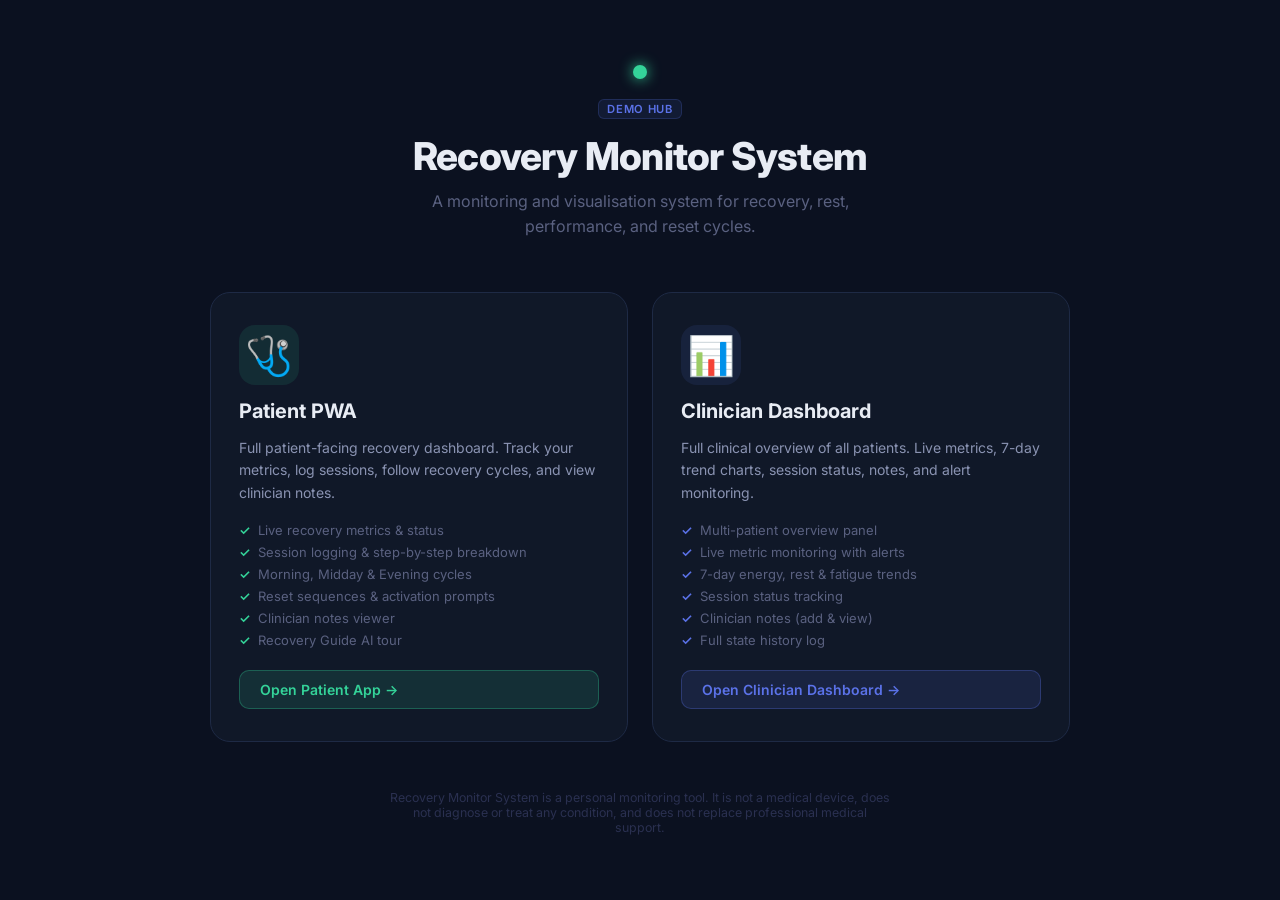
<file: index.html>
<!DOCTYPE html>
<html lang="en">
<head>
  <meta charset="UTF-8" />
  <meta name="viewport" content="width=device-width, initial-scale=1.0" />
  <meta name="description" content="Recovery Monitor System — Demo Hub" />
  <meta name="theme-color" content="#0b1120" />
  <link rel="preconnect" href="https://fonts.googleapis.com" />
  <link rel="preconnect" href="https://fonts.gstatic.com" crossorigin />
  <link href="https://fonts.googleapis.com/css2?family=Inter:wght@400;500;600;700;800&display=swap" rel="stylesheet" />
  <title>Recovery Monitor System — Demo Hub</title>
  <style>
    *, *::before, *::after { box-sizing: border-box; margin: 0; padding: 0; }
    body {
      font-family: "Inter", system-ui, sans-serif;
      background: #0b1120;
      color: #e8ecf4;
      min-height: 100vh;
      display: flex;
      flex-direction: column;
      align-items: center;
      justify-content: center;
      padding: 32px 16px;
    }

    .hub-header {
      text-align: center;
      margin-bottom: 52px;
    }

    .hub-dot {
      width: 14px; height: 14px;
      border-radius: 50%;
      background: #34d399;
      box-shadow: 0 0 14px #34d399;
      margin: 0 auto 18px;
      animation: pulse 2s ease-in-out infinite;
    }

    @keyframes pulse { 0%,100%{opacity:1;transform:scale(1)} 50%{opacity:0.6;transform:scale(0.9)} }

    .hub-title {
      font-size: clamp(1.6rem, 4vw, 2.4rem);
      font-weight: 800;
      color: #e8ecf4;
      margin-bottom: 10px;
      letter-spacing: -0.02em;
    }

    .hub-sub {
      font-size: 1rem;
      color: #5a6180;
      max-width: 480px;
      line-height: 1.6;
    }

    .hub-cards {
      display: grid;
      grid-template-columns: repeat(auto-fit, minmax(300px, 1fr));
      gap: 24px;
      width: 100%;
      max-width: 860px;
    }

    .hub-card {
      background: #101828;
      border: 1px solid #1e2a45;
      border-radius: 20px;
      padding: 32px 28px;
      text-decoration: none;
      color: inherit;
      transition: border-color 0.2s, transform 0.2s, box-shadow 0.2s;
      display: flex;
      flex-direction: column;
      gap: 14px;
    }

    .hub-card:hover {
      border-color: #5b72e8;
      transform: translateY(-3px);
      box-shadow: 0 12px 40px rgba(0,0,0,0.4);
    }

    .hub-card--patient:hover { border-color: #34d399; box-shadow: 0 12px 40px rgba(52,211,153,0.15); }
    .hub-card--clinician:hover { border-color: #5b72e8; box-shadow: 0 12px 40px rgba(91,114,232,0.15); }

    .hub-card__icon {
      font-size: 2.4rem;
      width: 60px;
      height: 60px;
      border-radius: 16px;
      display: flex;
      align-items: center;
      justify-content: center;
    }

    .hub-card--patient .hub-card__icon   { background: rgba(52,211,153,0.1); }
    .hub-card--clinician .hub-card__icon { background: rgba(91,114,232,0.1); }

    .hub-card__title {
      font-size: 1.25rem;
      font-weight: 700;
      color: #e8ecf4;
    }

    .hub-card__desc {
      font-size: 0.875rem;
      color: #8a93b2;
      line-height: 1.6;
      flex: 1;
    }

    .hub-card__features {
      list-style: none;
      display: flex;
      flex-direction: column;
      gap: 6px;
      margin-top: 4px;
    }

    .hub-card__features li {
      font-size: 0.8125rem;
      color: #5a6180;
      display: flex;
      align-items: center;
      gap: 8px;
    }

    .hub-card__features li::before { content: "✓"; color: #34d399; font-weight: 600; }
    .hub-card--clinician .hub-card__features li::before { color: #5b72e8; }

    .hub-card__cta {
      display: inline-flex;
      align-items: center;
      gap: 6px;
      font-size: 0.875rem;
      font-weight: 600;
      padding: 10px 20px;
      border-radius: 10px;
      margin-top: 8px;
      transition: background 0.15s;
    }

    .hub-card--patient .hub-card__cta   { background: rgba(52,211,153,0.12); color: #34d399; border: 1px solid rgba(52,211,153,0.3); }
    .hub-card--clinician .hub-card__cta { background: rgba(91,114,232,0.12); color: #5b72e8; border: 1px solid rgba(91,114,232,0.3); }
    .hub-card--patient .hub-card__cta:hover   { background: rgba(52,211,153,0.2); }
    .hub-card--clinician .hub-card__cta:hover { background: rgba(91,114,232,0.2); }

    .hub-footer {
      margin-top: 48px;
      font-size: 0.775rem;
      color: #2a3050;
      text-align: center;
      max-width: 500px;
    }

    .hub-tag {
      display: inline-block;
      background: rgba(91,114,232,0.1);
      color: #5b72e8;
      border: 1px solid rgba(91,114,232,0.2);
      border-radius: 6px;
      font-size: 0.7rem;
      padding: 2px 8px;
      font-weight: 600;
      letter-spacing: 0.06em;
      text-transform: uppercase;
      margin-bottom: 14px;
    }
  </style>
</head>
<body>

  <header class="hub-header">
    <div class="hub-dot"></div>
    <div class="hub-tag">Demo Hub</div>
    <h1 class="hub-title">Recovery Monitor System</h1>
    <p class="hub-sub">A monitoring and visualisation system for recovery, rest, performance, and reset cycles.</p>
  </header>

  <div class="hub-cards">

    <a href="patient.html" class="hub-card hub-card--patient">
      <div class="hub-card__icon">🩺</div>
      <div class="hub-card__title">Patient PWA</div>
      <div class="hub-card__desc">
        Full patient-facing recovery dashboard. Track your metrics, log sessions, follow recovery cycles, and view clinician notes.
      </div>
      <ul class="hub-card__features">
        <li>Live recovery metrics & status</li>
        <li>Session logging & step-by-step breakdown</li>
        <li>Morning, Midday & Evening cycles</li>
        <li>Reset sequences & activation prompts</li>
        <li>Clinician notes viewer</li>
        <li>Recovery Guide AI tour</li>
      </ul>
      <span class="hub-card__cta">Open Patient App →</span>
    </a>

    <a href="clinician.html" class="hub-card hub-card--clinician">
      <div class="hub-card__icon">📊</div>
      <div class="hub-card__title">Clinician Dashboard</div>
      <div class="hub-card__desc">
        Full clinical overview of all patients. Live metrics, 7-day trend charts, session status, notes, and alert monitoring.
      </div>
      <ul class="hub-card__features">
        <li>Multi-patient overview panel</li>
        <li>Live metric monitoring with alerts</li>
        <li>7-day energy, rest & fatigue trends</li>
        <li>Session status tracking</li>
        <li>Clinician notes (add & view)</li>
        <li>Full state history log</li>
      </ul>
      <span class="hub-card__cta">Open Clinician Dashboard →</span>
    </a>

  </div>

  <footer class="hub-footer">
    Recovery Monitor System is a personal monitoring tool. It is not a medical device, does not diagnose or treat any condition, and does not replace professional medical support.
  </footer>

</body>
</html>
</file>
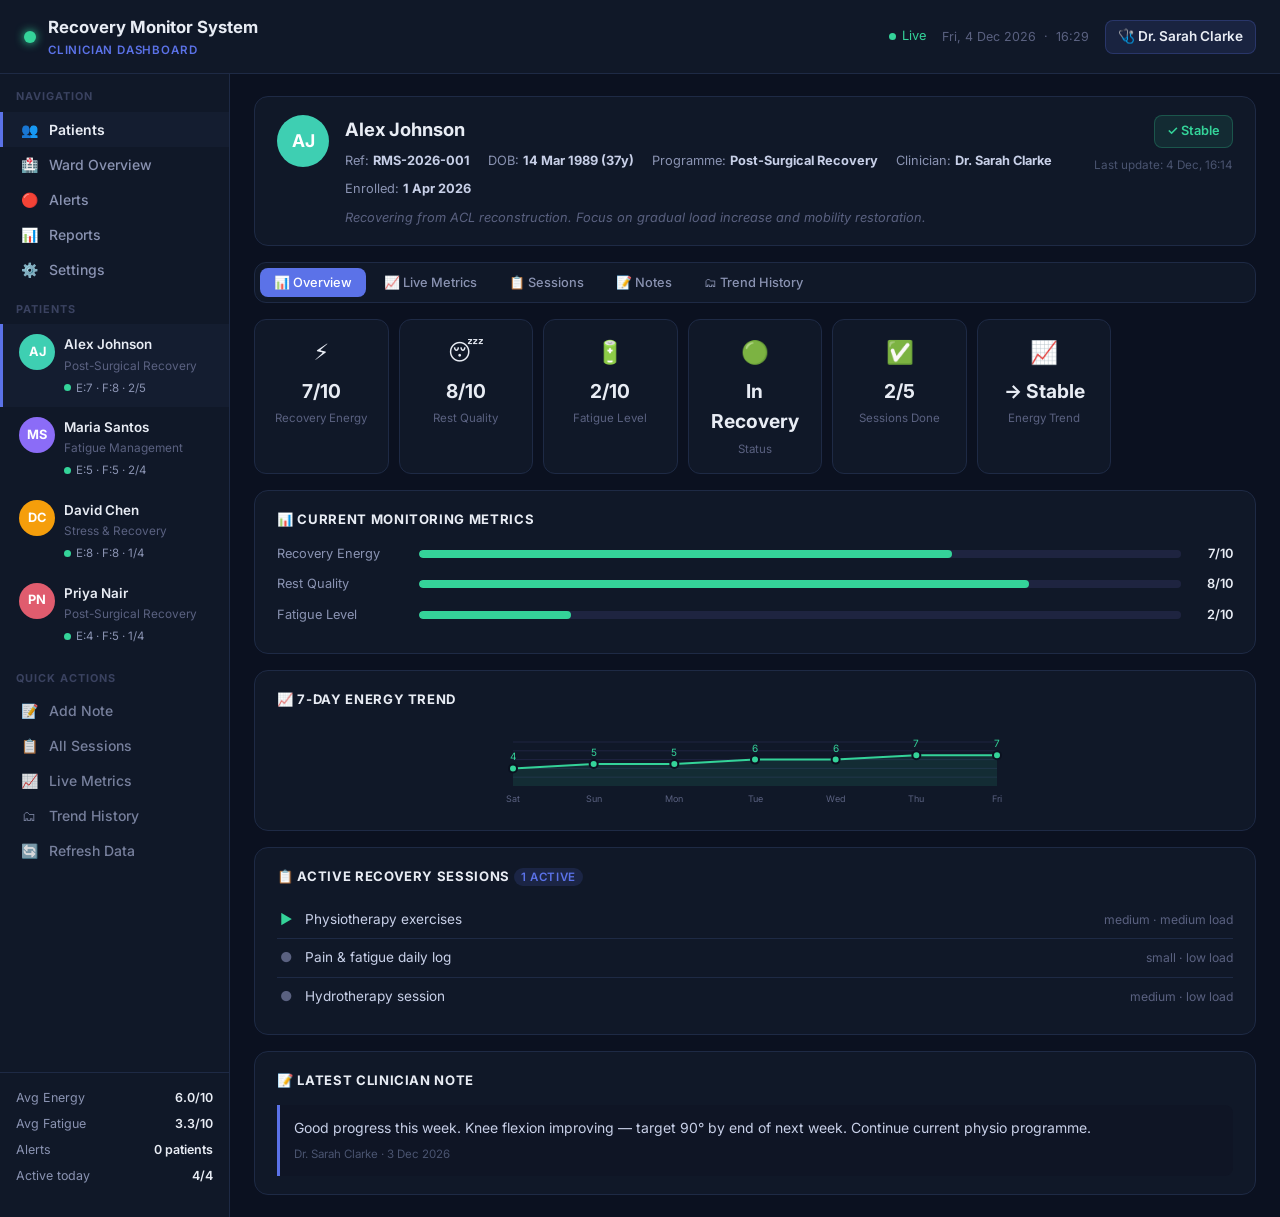
<file: clinician.html>
<!DOCTYPE html>
<html lang="en">
<head>
  <meta charset="UTF-8" />
  <meta name="viewport" content="width=device-width, initial-scale=1.0" />
  <meta name="description" content="Recovery Monitor System — Clinician Dashboard" />
  <meta name="theme-color" content="#0b1120" />
  <link rel="preconnect" href="https://fonts.googleapis.com" />
  <link rel="preconnect" href="https://fonts.gstatic.com" crossorigin />
  <link href="https://fonts.googleapis.com/css2?family=Inter:wght@400;500;600;700&display=swap" rel="stylesheet" />
  <link rel="stylesheet" href="ui/ndos.css" />
  <link rel="stylesheet" href="ui/clinician.css" />
  <!-- NOT a medical device. Monitoring only. -->
  <title>Clinician Dashboard — Recovery Monitor System</title>
</head>
<body>
  <div id="rms-clinician-root"></div>
  <script type="module" src="ui/clinician.js"></script>
</body>
</html>
</file>
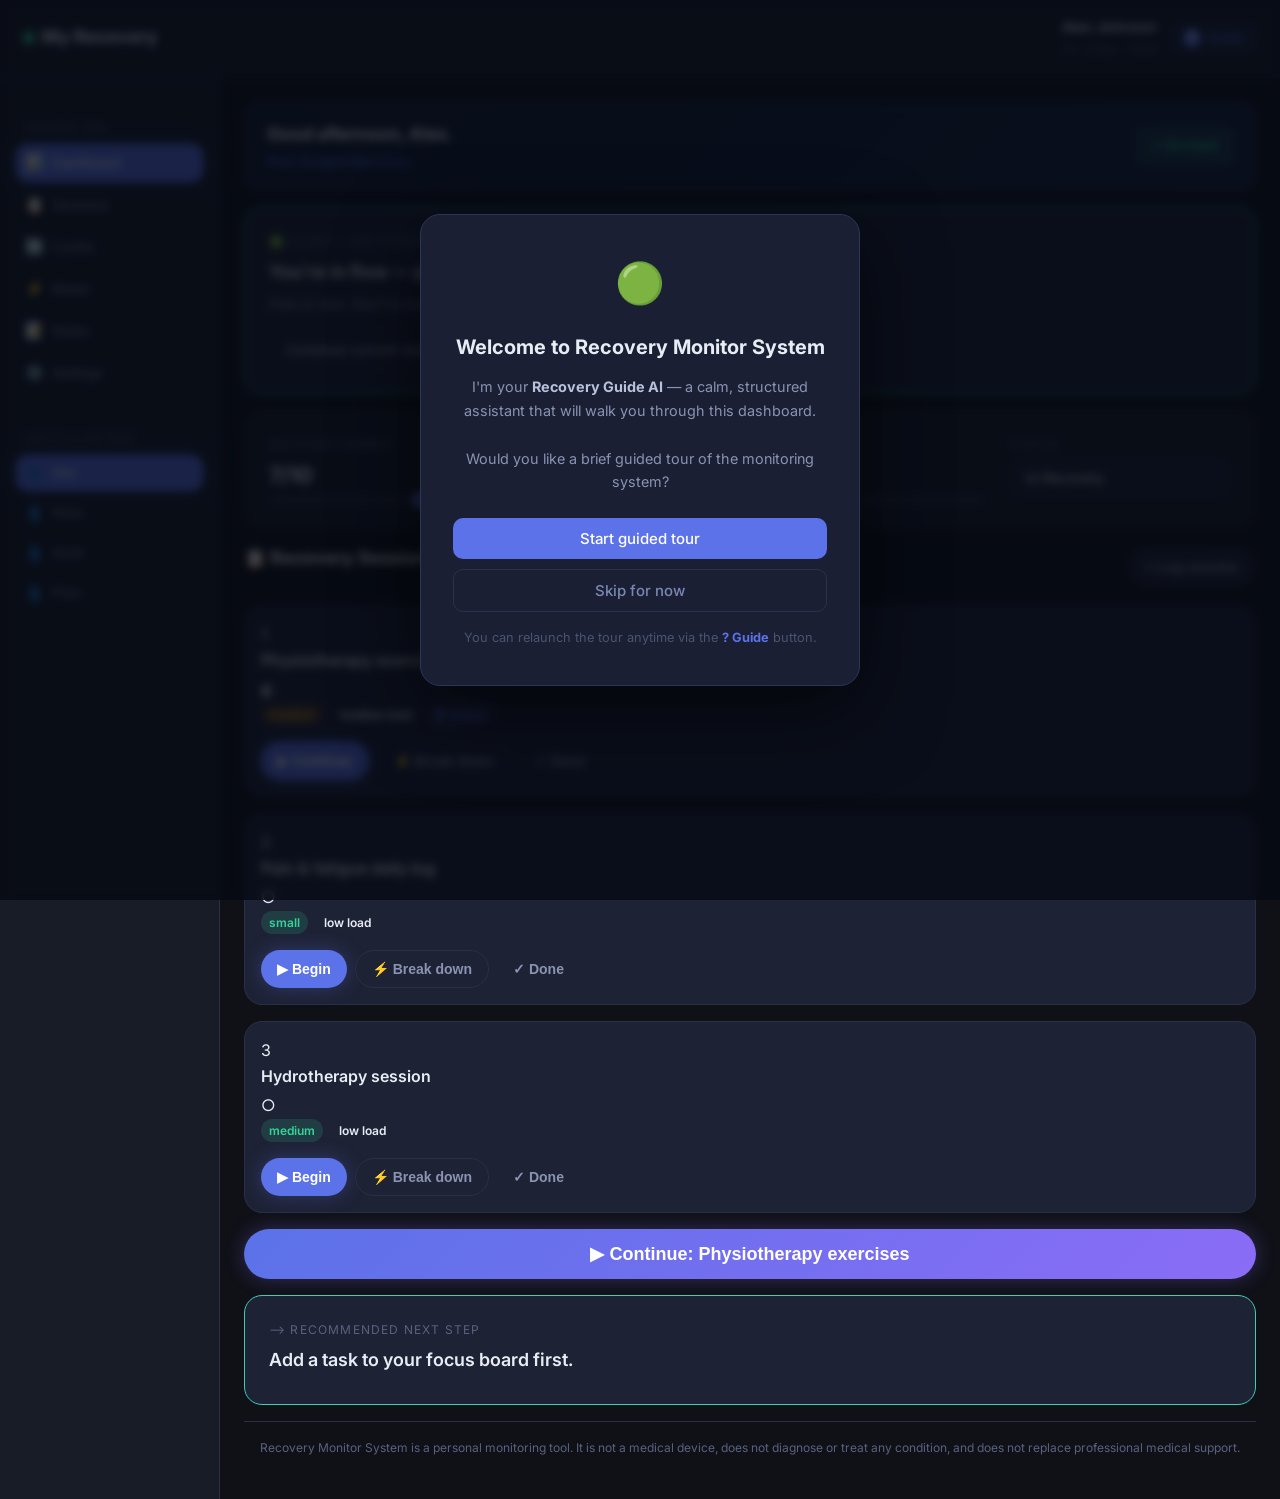
<file: patient.html>
<!DOCTYPE html>
<html lang="en">
<head>
  <meta charset="UTF-8" />
  <meta name="viewport" content="width=device-width, initial-scale=1.0" />
  <meta name="description" content="Recovery Monitor System — Patient App" />
  <meta name="theme-color" content="#0b1120" />
  <link rel="preconnect" href="https://fonts.googleapis.com" />
  <link rel="preconnect" href="https://fonts.gstatic.com" crossorigin />
  <link href="https://fonts.googleapis.com/css2?family=Inter:wght@400;500;600;700&display=swap" rel="stylesheet" />
  <link rel="stylesheet" href="ui/ndos.css" />
  <link rel="stylesheet" href="ui/tour.css" />
  <link rel="stylesheet" href="ui/patient.css" />
  <link rel="manifest" href="pwa/manifest-patient.json" />
  <meta name="apple-mobile-web-app-capable" content="yes" />
  <meta name="apple-mobile-web-app-status-bar-style" content="black-translucent" />
  <meta name="apple-mobile-web-app-title" content="My Recovery" />
  <!-- NOT a medical device. Monitoring only. -->
  <title>My Recovery — Recovery Monitor System</title>
</head>
<body>
  <div id="rms-patient-root"></div>
  <script type="module" src="ui/patient.js"></script>
</body>
</html>
</file>
<file: ui/ndos.css>
/* NDOS — Neurodiversity Support & Daily Structure OS
   UI Stylesheet — Calm, clear, low-stimulation design
   ─────────────────────────────────────────────────────
   Design principles:
   - High contrast but not harsh
   - Generous white space to reduce visual noise
   - Rounded, soft shapes
   - Muted accent colours — no flashing, no bright alerts
   - Large tap targets for motor accessibility
   - Clear typographic hierarchy
   ─────────────────────────────────────────────────── */

/* ── DESIGN TOKENS ───────────────────────────── */
:root {
  /* Backgrounds */
  --bg-base:          #0f1117;
  --bg-surface:       #181c27;
  --bg-card:          #1e2235;
  --bg-card-hover:    #252a40;
  --bg-overlay:       rgba(15, 17, 23, 0.85);

  /* Borders */
  --border:           #2a2f45;
  --border-focus:     #5b72e8;

  /* Text */
  --text-primary:     #e8ecf4;
  --text-secondary:   #8a93b2;
  --text-muted:       #5a6180;
  --text-inverse:     #0f1117;

  /* Accent colours — calm palette */
  --accent-blue:      #5b72e8;
  --accent-purple:    #8b6cf7;
  --accent-teal:      #3ecfb2;
  --accent-amber:     #f59e0b;
  --accent-red:       #e05c6e;
  --accent-green:     #34d399;

  /* Semantic state colours */
  --color-calm:       #3ecfb2;
  --color-warn:       #f59e0b;
  --color-alert:      #e05c6e;
  --color-flow:       #34d399;
  --color-energy-low: #e05c6e;
  --color-energy-mid: #f59e0b;
  --color-energy-hi:  #34d399;

  /* Routine colours */
  --routine-morning:  #f59e0b;
  --routine-midday:   #3b82f6;
  --routine-evening:  #8b5cf6;

  /* Spacing */
  --space-xs:  4px;
  --space-sm:  8px;
  --space-md:  16px;
  --space-lg:  24px;
  --space-xl:  36px;
  --space-2xl: 56px;

  /* Radii */
  --radius-sm:  6px;
  --radius-md:  12px;
  --radius-lg:  18px;
  --radius-xl:  28px;
  --radius-pill: 999px;

  /* Typography */
  --font-base:   "Inter", system-ui, -apple-system, sans-serif;
  --font-mono:   "JetBrains Mono", "Fira Code", monospace;
  --text-xs:     0.75rem;
  --text-sm:     0.875rem;
  --text-base:   1rem;
  --text-lg:     1.125rem;
  --text-xl:     1.375rem;
  --text-2xl:    1.75rem;
  --text-3xl:    2.25rem;

  /* Transitions */
  --transition: 0.18s ease;
  --transition-slow: 0.35s ease;

  /* Shadows */
  --shadow-sm:  0 1px 3px rgba(0,0,0,0.3);
  --shadow-md:  0 4px 16px rgba(0,0,0,0.35);
  --shadow-lg:  0 8px 32px rgba(0,0,0,0.4);
  --shadow-glow-blue:   0 0 20px rgba(91, 114, 232, 0.3);
  --shadow-glow-purple: 0 0 20px rgba(139, 108, 247, 0.3);
}

/* ── RESET ───────────────────────────────────── */
*, *::before, *::after { box-sizing: border-box; margin: 0; padding: 0; }

html { scroll-behavior: smooth; font-size: 16px; }

body {
  font-family:      var(--font-base);
  background-color: var(--bg-base);
  color:            var(--text-primary);
  min-height:       100vh;
  line-height:      1.6;
  -webkit-font-smoothing: antialiased;
}

/* ── APP SHELL ───────────────────────────────── */
.ndos-app {
  display:        flex;
  flex-direction: column;
  min-height:     100vh;
}

/* ── TOP BAR ─────────────────────────────────── */
.ndos-topbar {
  display:         flex;
  align-items:     center;
  justify-content: space-between;
  padding:         var(--space-md) var(--space-lg);
  background:      var(--bg-surface);
  border-bottom:   1px solid var(--border);
  position:        sticky;
  top:             0;
  z-index:         100;
  backdrop-filter: blur(10px);
}

.ndos-topbar__brand {
  display:     flex;
  align-items: center;
  gap:         var(--space-sm);
  font-size:   var(--text-lg);
  font-weight: 700;
  color:       var(--text-primary);
}

.ndos-topbar__brand-dot {
  width:         10px;
  height:        10px;
  border-radius: 50%;
  background:    var(--accent-blue);
  box-shadow:    0 0 8px var(--accent-blue);
}

.ndos-topbar__date {
  font-size: var(--text-sm);
  color:     var(--text-muted);
}

/* ── MAIN LAYOUT ─────────────────────────────── */
.ndos-layout {
  display:    flex;
  flex:       1;
  overflow:   hidden;
  height:     calc(100vh - 60px);
}

/* ── SIDEBAR ─────────────────────────────────── */
.ndos-sidebar {
  width:          220px;
  min-width:      220px;
  background:     var(--bg-surface);
  border-right:   1px solid var(--border);
  display:        flex;
  flex-direction: column;
  padding:        var(--space-lg) var(--space-md);
  gap:            var(--space-xs);
  overflow-y:     auto;
}

.ndos-sidebar__section-label {
  font-size:      var(--text-xs);
  text-transform: uppercase;
  letter-spacing: 0.08em;
  color:          var(--text-muted);
  padding:        var(--space-md) var(--space-sm) var(--space-xs);
}

.ndos-nav-item {
  display:       flex;
  align-items:   center;
  gap:           var(--space-sm);
  padding:       10px var(--space-sm);
  border-radius: var(--radius-md);
  cursor:        pointer;
  font-size:     var(--text-sm);
  color:         var(--text-secondary);
  transition:    background var(--transition), color var(--transition);
  user-select:   none;
  border:        none;
  background:    transparent;
  width:         100%;
  text-align:    left;
}

.ndos-nav-item:hover           { background: var(--bg-card); color: var(--text-primary); }
.ndos-nav-item.active          { background: var(--accent-blue); color: #fff; box-shadow: var(--shadow-glow-blue); }
.ndos-nav-item__icon           { font-size: 1.1em; width: 20px; text-align: center; }

/* ── MAIN CONTENT ────────────────────────────── */
.ndos-main {
  flex:       1;
  overflow-y: auto;
  padding:    var(--space-xl);
  display:    flex;
  flex-direction: column;
  gap:        var(--space-xl);
}

/* ── STATE BAR (energy/focus/overwhelm) ──────── */
.ndos-state-bar {
  display:       flex;
  gap:           var(--space-lg);
  background:    var(--bg-surface);
  border:        1px solid var(--border);
  border-radius: var(--radius-lg);
  padding:       var(--space-lg);
  flex-wrap:     wrap;
}

.ndos-state-item {
  display:        flex;
  flex-direction: column;
  gap:            var(--space-xs);
  flex:           1;
  min-width:      140px;
}

.ndos-state-item__label {
  font-size:  var(--text-xs);
  color:      var(--text-muted);
  text-transform: uppercase;
  letter-spacing: 0.06em;
}

.ndos-state-item__value {
  font-size:   var(--text-xl);
  font-weight: 700;
  color:       var(--text-primary);
}

/* Slider */
.ndos-slider {
  -webkit-appearance: none;
  appearance:         none;
  width:              100%;
  height:             6px;
  border-radius:      var(--radius-pill);
  background:         var(--border);
  outline:            none;
  cursor:             pointer;
}

.ndos-slider::-webkit-slider-thumb {
  -webkit-appearance: none;
  appearance:         none;
  width:              18px;
  height:             18px;
  border-radius:      50%;
  background:         var(--accent-blue);
  cursor:             pointer;
  box-shadow:         var(--shadow-sm);
}

.ndos-slider::-moz-range-thumb {
  width:        18px;
  height:       18px;
  border-radius: 50%;
  background:   var(--accent-blue);
  cursor:       pointer;
  border:       none;
}

.ndos-slider.energy { accent-color: var(--color-flow); }
.ndos-slider.focus  { accent-color: var(--accent-blue); }
.ndos-slider.overwhelm { accent-color: var(--color-alert); }

/* ── COGNITIVE SUGGESTION CARD ───────────────── */
.ndos-suggestion {
  border-radius: var(--radius-lg);
  padding:       var(--space-lg);
  border:        1px solid var(--border);
  background:    var(--bg-card);
  transition:    background var(--transition);
}

.ndos-suggestion--normal     { border-color: var(--accent-teal); }
.ndos-suggestion--medium     { border-color: var(--accent-amber); background: rgba(245,158,11,0.05); }
.ndos-suggestion--high       { border-color: var(--accent-red); background: rgba(224,92,110,0.08); }
.ndos-suggestion--flow       { border-color: var(--accent-green); background: rgba(52,211,153,0.06); }

.ndos-suggestion__mode {
  font-size:      var(--text-xs);
  text-transform: uppercase;
  letter-spacing: 0.1em;
  color:          var(--text-muted);
  margin-bottom:  var(--space-sm);
}

.ndos-suggestion__message {
  font-size:   var(--text-lg);
  font-weight: 600;
  color:       var(--text-primary);
  margin-bottom: var(--space-sm);
  line-height: 1.4;
}

.ndos-suggestion__tip {
  font-size: var(--text-sm);
  color:     var(--text-secondary);
  font-style: italic;
  margin-bottom: var(--space-md);
}

.ndos-suggestion__actions {
  display:   flex;
  flex-wrap: wrap;
  gap:       var(--space-sm);
}

/* ── BUTTONS ─────────────────────────────────── */
.ndos-btn {
  display:       inline-flex;
  align-items:   center;
  gap:           var(--space-xs);
  padding:       10px var(--space-md);
  border-radius: var(--radius-pill);
  font-size:     var(--text-sm);
  font-weight:   600;
  cursor:        pointer;
  border:        none;
  transition:    all var(--transition);
  user-select:   none;
  text-decoration: none;
  white-space:   nowrap;
}

.ndos-btn--primary {
  background: var(--accent-blue);
  color:      #fff;
  box-shadow: var(--shadow-glow-blue);
}
.ndos-btn--primary:hover { opacity: 0.88; transform: translateY(-1px); }

.ndos-btn--secondary {
  background: var(--bg-card);
  color:      var(--text-secondary);
  border:     1px solid var(--border);
}
.ndos-btn--secondary:hover { background: var(--bg-card-hover); color: var(--text-primary); }

.ndos-btn--ghost {
  background: transparent;
  color:      var(--text-secondary);
}
.ndos-btn--ghost:hover { background: var(--bg-card); color: var(--text-primary); }

.ndos-btn--danger {
  background: rgba(224,92,110,0.12);
  color:      var(--color-alert);
  border:     1px solid rgba(224,92,110,0.3);
}
.ndos-btn--danger:hover { background: rgba(224,92,110,0.2); }

/* START NOW button — big CTA */
.ndos-btn--start-now {
  background:    linear-gradient(135deg, var(--accent-blue), var(--accent-purple));
  color:         #fff;
  font-size:     var(--text-lg);
  padding:       14px 32px;
  border-radius: var(--radius-xl);
  box-shadow:    var(--shadow-glow-purple);
  width:         100%;
  justify-content: center;
}
.ndos-btn--start-now:hover { opacity: 0.9; transform: translateY(-2px); box-shadow: 0 8px 28px rgba(139,108,247,0.4); }

/* ── TODAY FOCUS BOARD ───────────────────────── */
.ndos-focus-board {
  display:        flex;
  flex-direction: column;
  gap:            var(--space-md);
}

.ndos-focus-board__header {
  display:         flex;
  align-items:     center;
  justify-content: space-between;
}

.ndos-focus-board__title {
  font-size:   var(--text-xl);
  font-weight: 700;
}

.ndos-focus-board__count {
  font-size:     var(--text-xs);
  color:         var(--text-muted);
  background:    var(--bg-card);
  border:        1px solid var(--border);
  padding:       2px 10px;
  border-radius: var(--radius-pill);
}

.ndos-task-card {
  background:    var(--bg-card);
  border:        1px solid var(--border);
  border-radius: var(--radius-lg);
  padding:       var(--space-md);
  transition:    all var(--transition);
  cursor:        pointer;
  position:      relative;
}

.ndos-task-card:hover { background: var(--bg-card-hover); border-color: var(--accent-blue); }
.ndos-task-card.active { border-color: var(--accent-blue); box-shadow: var(--shadow-glow-blue); }
.ndos-task-card.completed { opacity: 0.45; }

.ndos-task-card__priority {
  position:   absolute;
  top:        var(--space-md);
  right:      var(--space-md);
  font-size:  var(--text-xs);
  background: var(--bg-surface);
  border:     1px solid var(--border);
  padding:    2px 8px;
  border-radius: var(--radius-pill);
  color:      var(--text-muted);
}

.ndos-task-card__name {
  font-size:   var(--text-base);
  font-weight: 600;
  margin-bottom: var(--space-xs);
}

.ndos-task-card__meta {
  display:   flex;
  gap:       var(--space-sm);
  flex-wrap: wrap;
}

.ndos-tag {
  font-size:     var(--text-xs);
  padding:       2px 8px;
  border-radius: var(--radius-pill);
  background:    var(--bg-surface);
  border:        1px solid var(--border);
  color:         var(--text-muted);
}

.ndos-tag--low    { border-color: rgba(52,211,153,0.4); color: var(--accent-green); }
.ndos-tag--medium { border-color: rgba(245,158,11,0.4); color: var(--accent-amber); }
.ndos-tag--high   { border-color: rgba(224,92,110,0.4); color: var(--accent-red); }

.ndos-task-card__actions {
  display:    flex;
  gap:        var(--space-sm);
  margin-top: var(--space-md);
}

/* ── MICRO-STEP VIEW ─────────────────────────── */
.ndos-microstep-view {
  background:    var(--bg-surface);
  border:        1px solid var(--border);
  border-radius: var(--radius-lg);
  padding:       var(--space-lg);
}

.ndos-microstep-view__title {
  font-size:     var(--text-sm);
  color:         var(--text-muted);
  text-transform: uppercase;
  letter-spacing: 0.06em;
  margin-bottom: var(--space-md);
}

.ndos-microstep-list {
  list-style: none;
  display:    flex;
  flex-direction: column;
  gap:        var(--space-sm);
}

.ndos-microstep {
  display:       flex;
  align-items:   center;
  gap:           var(--space-md);
  padding:       var(--space-sm) var(--space-md);
  border-radius: var(--radius-md);
  background:    var(--bg-card);
  border:        1px solid var(--border);
  transition:    all var(--transition);
}

.ndos-microstep.done {
  opacity:         0.45;
  text-decoration: line-through;
}

.ndos-microstep__check {
  width:         20px;
  height:        20px;
  border-radius: 50%;
  border:        2px solid var(--border);
  cursor:        pointer;
  flex-shrink:   0;
  transition:    all var(--transition);
}

.ndos-microstep.done .ndos-microstep__check {
  background:   var(--accent-green);
  border-color: var(--accent-green);
}

.ndos-microstep__label {
  flex:      1;
  font-size: var(--text-sm);
}

.ndos-microstep__time {
  font-size: var(--text-xs);
  color:     var(--text-muted);
}

/* ── RESET / CALM PANEL ──────────────────────── */
.ndos-reset-panel {
  background:    var(--bg-card);
  border:        1px solid rgba(224,92,110,0.25);
  border-radius: var(--radius-lg);
  padding:       var(--space-lg);
}

.ndos-reset-panel__title {
  font-size:     var(--text-base);
  font-weight:   700;
  margin-bottom: var(--space-md);
  display:       flex;
  align-items:   center;
  gap:           var(--space-sm);
}

.ndos-reset-step {
  display:       flex;
  align-items:   flex-start;
  gap:           var(--space-md);
  padding:       var(--space-sm) 0;
  border-bottom: 1px solid var(--border);
}

.ndos-reset-step:last-child { border-bottom: none; }

.ndos-reset-step__num {
  width:           28px;
  height:          28px;
  border-radius:   50%;
  background:      var(--bg-surface);
  border:          1px solid var(--border);
  display:         flex;
  align-items:     center;
  justify-content: center;
  font-size:       var(--text-xs);
  font-weight:     700;
  flex-shrink:     0;
  color:           var(--text-secondary);
}

.ndos-reset-step__content { flex: 1; }
.ndos-reset-step__label { font-size: var(--text-sm); font-weight: 600; }
.ndos-reset-step__time  { font-size: var(--text-xs); color: var(--text-muted); }

/* ── ROUTINE BLOCKS ──────────────────────────── */
.ndos-routine-blocks {
  display:   grid;
  grid-template-columns: repeat(auto-fit, minmax(200px, 1fr));
  gap:       var(--space-md);
}

.ndos-routine-block {
  background:    var(--bg-card);
  border:        1px solid var(--border);
  border-radius: var(--radius-lg);
  padding:       var(--space-md);
  cursor:        pointer;
  transition:    all var(--transition);
}

.ndos-routine-block:hover { transform: translateY(-2px); box-shadow: var(--shadow-md); }

.ndos-routine-block--morning  { border-top: 3px solid var(--routine-morning); }
.ndos-routine-block--midday   { border-top: 3px solid var(--routine-midday); }
.ndos-routine-block--evening  { border-top: 3px solid var(--routine-evening); }

.ndos-routine-block__emoji { font-size: 1.5rem; margin-bottom: var(--space-sm); }
.ndos-routine-block__name  { font-size: var(--text-base); font-weight: 700; margin-bottom: var(--space-xs); }
.ndos-routine-block__desc  { font-size: var(--text-xs); color: var(--text-muted); }
.ndos-routine-block__steps { font-size: var(--text-xs); color: var(--text-secondary); margin-top: var(--space-sm); }

/* ── MODAL OVERLAY ───────────────────────────── */
.ndos-modal-backdrop {
  position:        fixed;
  inset:           0;
  background:      var(--bg-overlay);
  backdrop-filter: blur(6px);
  z-index:         200;
  display:         flex;
  align-items:     center;
  justify-content: center;
  padding:         var(--space-md);
}

.ndos-modal {
  background:    var(--bg-surface);
  border:        1px solid var(--border);
  border-radius: var(--radius-xl);
  padding:       var(--space-xl);
  max-width:     480px;
  width:         100%;
  box-shadow:    var(--shadow-lg);
}

.ndos-modal__header {
  display:         flex;
  align-items:     center;
  justify-content: space-between;
  margin-bottom:   var(--space-lg);
}

.ndos-modal__title {
  font-size:   var(--text-xl);
  font-weight: 700;
}

/* ── FORM ELEMENTS ───────────────────────────── */
.ndos-input {
  width:         100%;
  background:    var(--bg-card);
  border:        1px solid var(--border);
  border-radius: var(--radius-md);
  padding:       10px var(--space-md);
  font-family:   var(--font-base);
  font-size:     var(--text-sm);
  color:         var(--text-primary);
  outline:       none;
  transition:    border-color var(--transition);
}

.ndos-input:focus { border-color: var(--border-focus); box-shadow: 0 0 0 3px rgba(91,114,232,0.15); }
.ndos-input::placeholder { color: var(--text-muted); }

.ndos-select {
  appearance:    none;
  width:         100%;
  background:    var(--bg-card);
  border:        1px solid var(--border);
  border-radius: var(--radius-md);
  padding:       10px var(--space-md);
  font-family:   var(--font-base);
  font-size:     var(--text-sm);
  color:         var(--text-primary);
  outline:       none;
  cursor:        pointer;
}

.ndos-label {
  font-size:     var(--text-xs);
  text-transform: uppercase;
  letter-spacing: 0.06em;
  color:          var(--text-muted);
  display:        block;
  margin-bottom:  var(--space-xs);
}

.ndos-form-group { display: flex; flex-direction: column; gap: var(--space-xs); }

/* ── DIVIDER ─────────────────────────────────── */
.ndos-divider {
  border:     none;
  border-top: 1px solid var(--border);
  margin:     var(--space-md) 0;
}

/* ── SECTION HEADING ─────────────────────────── */
.ndos-section-title {
  font-size:     var(--text-lg);
  font-weight:   700;
  margin-bottom: var(--space-md);
  display:       flex;
  align-items:   center;
  gap:           var(--space-sm);
}

.ndos-section-title__sub {
  font-size:  var(--text-sm);
  color:      var(--text-muted);
  font-weight: 400;
}

/* ── EMPTY STATE ─────────────────────────────── */
.ndos-empty {
  display:         flex;
  flex-direction:  column;
  align-items:     center;
  justify-content: center;
  padding:         var(--space-2xl);
  text-align:      center;
  gap:             var(--space-md);
}

.ndos-empty__icon  { font-size: 3rem; opacity: 0.4; }
.ndos-empty__title { font-size: var(--text-lg); color: var(--text-secondary); }
.ndos-empty__desc  { font-size: var(--text-sm); color: var(--text-muted); max-width: 320px; }

/* ── BADGE ───────────────────────────────────── */
.ndos-badge {
  font-size:     var(--text-xs);
  padding:       2px 8px;
  border-radius: var(--radius-pill);
  font-weight:   600;
}

.ndos-badge--blue   { background: rgba(91,114,232,0.15); color: var(--accent-blue); }
.ndos-badge--purple { background: rgba(139,108,247,0.15); color: var(--accent-purple); }
.ndos-badge--green  { background: rgba(52,211,153,0.15); color: var(--accent-green); }
.ndos-badge--amber  { background: rgba(245,158,11,0.15); color: var(--accent-amber); }
.ndos-badge--red    { background: rgba(224,92,110,0.15); color: var(--accent-red); }

/* ── DISCLAIMER ──────────────────────────────── */
.ndos-disclaimer {
  font-size:   var(--text-xs);
  color:       var(--text-muted);
  text-align:  center;
  padding:     var(--space-md);
  border-top:  1px solid var(--border);
  line-height: 1.7;
}

/* ── SCROLLBAR ───────────────────────────────── */
::-webkit-scrollbar        { width: 6px; }
::-webkit-scrollbar-track  { background: transparent; }
::-webkit-scrollbar-thumb  { background: var(--border); border-radius: 3px; }
::-webkit-scrollbar-thumb:hover { background: var(--text-muted); }

/* ── RESPONSIVE ──────────────────────────────── */
@media (max-width: 768px) {
  .ndos-sidebar { display: none; }
  .ndos-main    { padding: var(--space-md); }
  .ndos-state-bar { flex-direction: column; }
  .ndos-routine-blocks { grid-template-columns: 1fr; }
  .ndos-btn--start-now { font-size: var(--text-base); padding: 12px 20px; }
}

/* ── ANIMATIONS ──────────────────────────────── */
@keyframes ndos-fade-in {
  from { opacity: 0; transform: translateY(8px); }
  to   { opacity: 1; transform: translateY(0); }
}

@keyframes ndos-pulse {
  0%, 100% { opacity: 1; }
  50%       { opacity: 0.6; }
}

.ndos-fade-in { animation: ndos-fade-in 0.3s ease forwards; }
.ndos-pulse   { animation: ndos-pulse 2s ease infinite; }

/* ── PRINT ───────────────────────────────────── */
@media print {
  .ndos-topbar, .ndos-sidebar { display: none; }
  .ndos-main { padding: 0; }
}
</file>
<file: ui/clinician.css>
/* Recovery Monitor System — ui/clinician.css
   Clinician Dashboard Styles
   ──────────────────────────────────────────── */

/* ── APP SHELL ───────────────────────────────── */
.rms-cli-app {
  display: flex; flex-direction: column; min-height: 100vh;
  background: #0b1120; font-family: "Inter", system-ui, sans-serif; color: #e8ecf4;
}

/* ── HEADER ──────────────────────────────────── */
.rms-cli-header {
  display: flex; align-items: center; justify-content: space-between;
  padding: 14px 24px; background: #101828; border-bottom: 1px solid #1e2a45;
  position: sticky; top: 0; z-index: 100; flex-wrap: wrap; gap: 12px;
}
.rms-cli-header__brand { display: flex; align-items: center; gap: 12px; }
.rms-cli-header__dot {
  width: 12px; height: 12px; border-radius: 50%; background: #34d399;
  box-shadow: 0 0 10px #34d399; animation: cli-pulse 2s ease-in-out infinite; flex-shrink: 0;
}
@keyframes cli-pulse { 0%,100%{opacity:1} 50%{opacity:0.4} }
.rms-cli-header__title { font-size: 1.05rem; font-weight: 700; color: #e8ecf4; }
.rms-cli-header__sub { font-size: 0.72rem; color: #5b72e8; font-weight: 600; text-transform: uppercase; letter-spacing: 0.07em; }
.rms-cli-header__right { display: flex; align-items: center; gap: 16px; flex-wrap: wrap; }
.rms-cli-header__live { display: flex; align-items: center; gap: 6px; font-size: 0.8rem; color: #34d399; }
.rms-cli-live-dot { width: 7px; height: 7px; border-radius: 50%; background: #34d399; animation: cli-pulse 1.5s ease-in-out infinite; }
.rms-cli-header__datetime { font-size: 0.78rem; color: #5a6180; }
.rms-cli-header__user { font-size: 0.85rem; font-weight: 600; background: rgba(91,114,232,0.12); border: 1px solid rgba(91,114,232,0.25); border-radius: 8px; padding: 5px 12px; }

/* ── BODY ────────────────────────────────────── */
.rms-cli-body { display: flex; flex: 1; height: calc(100vh - 62px); overflow: hidden; }

/* ── SIDEBAR ─────────────────────────────────── */
.rms-cli-sidebar {
  width: 230px; min-width: 230px; background: #101828; border-right: 1px solid #1e2a45;
  display: flex; flex-direction: column; overflow-y: auto; padding-bottom: 16px;
}

/* Section labels */
.rms-cli-sidebar-section {
  padding: 14px 16px 6px; font-size: 0.68rem; text-transform: uppercase;
  letter-spacing: 0.09em; color: #3a4260; font-weight: 700;
}

/* Nav items — same style as patient PWA */
.rms-cli-nav-item {
  display: flex; align-items: center; gap: 10px; padding: 9px 16px;
  cursor: pointer; border: none; background: transparent; color: #8a93b2;
  font-family: "Inter", sans-serif; font-size: 0.875rem; font-weight: 500;
  width: 100%; text-align: left; border-left: 3px solid transparent;
  transition: background 0.15s, color 0.15s, border-color 0.15s;
}
.rms-cli-nav-item:hover { background: #141d30; color: #c8d0e8; }
.rms-cli-nav-item.active { background: #141d30; color: #e8ecf4; border-color: #5b72e8; font-weight: 600; }
.rms-cli-nav-item--action { opacity: 0.85; }
.rms-cli-nav-item--action:hover { opacity: 1; border-color: #3ecfb2; color: #3ecfb2; }
.rms-cli-nav-icon { width: 20px; text-align: center; flex-shrink: 0; }

/* Alert pip on nav */
.rms-cli-alert-pip {
  background: #e05c6e; color: #fff; border-radius: 999px;
  font-size: 0.7rem; font-weight: 700; padding: 1px 6px; margin-left: 4px;
}

/* Patient list items */
.rms-cli-patient-item {
  display: flex; align-items: flex-start; gap: 9px; padding: 10px 16px;
  cursor: pointer; border-left: 3px solid transparent;
  transition: background 0.15s, border-color 0.15s;
}
.rms-cli-patient-item:hover { background: #141d30; }
.rms-cli-patient-item.active { background: #141d30; border-color: #5b72e8; }

.rms-cli-pt-avatar {
  border-radius: 50%; display: flex; align-items: center; justify-content: center;
  font-weight: 700; color: #fff; flex-shrink: 0;
  width: 36px; height: 36px; font-size: 0.8rem;
}
.rms-cli-pt-avatar--sm  { width: 32px; height: 32px; font-size: 0.75rem; }
.rms-cli-pt-avatar--lg  { width: 52px; height: 52px; font-size: 1.1rem; }
.rms-cli-pt-info { flex: 1; min-width: 0; }
.rms-cli-pt-name { font-size: 0.84rem; font-weight: 600; color: #e8ecf4; white-space: nowrap; overflow: hidden; text-overflow: ellipsis; }
.rms-cli-pt-prog { font-size: 0.74rem; color: #5a6180; margin-top: 1px; white-space: nowrap; overflow: hidden; text-overflow: ellipsis; }
.rms-cli-pt-metrics { display: flex; align-items: center; gap: 5px; font-size: 0.72rem; color: #8a93b2; margin-top: 3px; }
.rms-cli-pt-mini-avatar { display: inline-flex; align-items: center; justify-content: center; width: 22px; height: 22px; border-radius: 50%; font-size: 0.65rem; font-weight: 700; color: #fff; margin-right: 4px; }

/* Status dots */
.rms-cli-status-dot { width: 7px; height: 7px; border-radius: 50%; flex-shrink: 0; }
.rms-cli-status-dot--ok    { background: #34d399; }
.rms-cli-status-dot--warn  { background: #f59e0b; }
.rms-cli-status-dot--alert { background: #e05c6e; animation: cli-pulse 1.5s infinite; }

/* Sidebar summary */
.rms-cli-sidebar-summary { border-top: 1px solid #1e2a45; padding: 12px 16px; margin-top: auto; }
.rms-cli-sum-row { display: flex; justify-content: space-between; font-size: 0.78rem; padding: 3px 0; color: #8a93b2; }
.rms-cli-sum-row b { color: #e8ecf4; font-weight: 600; }
.rms-cli-sum-row.alert b { color: #e05c6e; }

/* Badge */
.rms-cli-badge { background: rgba(91,114,232,0.15); color: #5b72e8; border-radius: 999px; font-size: 0.72rem; padding: 2px 7px; font-weight: 600; }

/* ── MAIN ────────────────────────────────────── */
.rms-cli-main {
  flex: 1; overflow-y: auto; padding: 22px 24px;
  display: flex; flex-direction: column; gap: 16px;
}

/* Page title */
.rms-cli-page-title {
  font-size: 1.2rem; font-weight: 700; color: #e8ecf4;
  display: flex; align-items: center; gap: 10px;
}
.rms-cli-sub { font-size: 0.8rem; color: #5a6180; font-weight: 400; }

/* ── PATIENT HEADER ──────────────────────────── */
.rms-cli-pt-header {
  display: flex; align-items: flex-start; gap: 16px;
  background: #101828; border: 1px solid #1e2a45; border-radius: 14px; padding: 18px 22px;
}
.rms-cli-pt-header__info { flex: 1; min-width: 0; }
.rms-cli-pt-header__name { font-size: 1.15rem; font-weight: 700; margin-bottom: 6px; }
.rms-cli-pt-header__meta { display: flex; flex-wrap: wrap; gap: 8px 18px; font-size: 0.8rem; color: #8a93b2; margin-bottom: 8px; }
.rms-cli-pt-header__meta b { color: #c8d0e8; }
.rms-cli-pt-header__note { font-size: 0.8rem; color: #5a6180; font-style: italic; line-height: 1.5; }
.rms-cli-pt-header__status { display: flex; flex-direction: column; align-items: flex-end; gap: 8px; flex-shrink: 0; }
.rms-cli-pt-updated { font-size: 0.73rem; color: #4a5470; }

/* Alert badges */
.rms-cli-alert-badge { font-size: 0.8rem; font-weight: 600; padding: 5px 12px; border-radius: 8px; white-space: nowrap; }
.rms-cli-alert-badge--ok    { background: rgba(52,211,153,0.1); color: #34d399; border: 1px solid rgba(52,211,153,0.25); }
.rms-cli-alert-badge--warn  { background: rgba(245,158,11,0.1);  color: #f59e0b; border: 1px solid rgba(245,158,11,0.25); }
.rms-cli-alert-badge--alert { background: rgba(224,92,110,0.1);  color: #e05c6e; border: 1px solid rgba(224,92,110,0.25); }

/* ── TABS ────────────────────────────────────── */
.rms-cli-tabs { display: flex; gap: 4px; background: #101828; border: 1px solid #1e2a45; border-radius: 12px; padding: 5px; flex-wrap: wrap; }
.rms-cli-tab { padding: 7px 14px; border-radius: 8px; font-size: 0.8rem; font-weight: 500; cursor: pointer; border: none; background: transparent; color: #8a93b2; transition: background 0.15s, color 0.15s; font-family: "Inter", sans-serif; white-space: nowrap; }
.rms-cli-tab:hover { background: #1e2440; color: #e8ecf4; }
.rms-cli-tab.active { background: #5b72e8; color: #fff; }

/* Tab content */
.rms-cli-tab-content { display: flex; flex-direction: column; gap: 16px; }

/* ── CARDS ───────────────────────────────────── */
.rms-cli-card {
  background: #101828; border: 1px solid #1e2a45; border-radius: 14px; padding: 18px 22px;
}
.rms-cli-card--alert-alert { border-color: rgba(224,92,110,0.4); }
.rms-cli-card--alert-warn  { border-color: rgba(245,158,11,0.4); }
.rms-cli-card__title { font-size: 0.82rem; font-weight: 700; color: #e8ecf4; margin-bottom: 14px; text-transform: uppercase; letter-spacing: 0.05em; }
.rms-cli-card__top { display: flex; align-items: center; gap: 12px; margin-bottom: 14px; }
.rms-cli-card__name { font-size: 1rem; font-weight: 600; color: #e8ecf4; }
.rms-cli-card__sub { font-size: 0.8rem; color: #5a6180; margin-top: 2px; }
.rms-cli-card__actions { display: flex; gap: 10px; margin-top: 14px; }

/* ── STAT CARDS ──────────────────────────────── */
.rms-cli-stats-row { display: grid; grid-template-columns: repeat(auto-fill, minmax(130px, 1fr)); gap: 10px; }
.rms-cli-stat-card { background: #101828; border: 1px solid #1e2a45; border-radius: 12px; padding: 14px; text-align: center; }
.rms-cli-stat-card.rms-cli-stat--danger { border-color: rgba(224,92,110,0.4); }
.rms-cli-stat-card.rms-cli-stat--warn   { border-color: rgba(245,158,11,0.4); }
.rms-cli-stat-card.rms-cli-stat--green  { border-color: rgba(52,211,153,0.4); }
.rms-cli-stat-icon { font-size: 1.4rem; margin-bottom: 6px; }
.rms-cli-stat-val  { font-size: 1.2rem; font-weight: 700; color: #e8ecf4; }
.rms-cli-stat-lbl  { font-size: 0.72rem; color: #5a6180; margin-top: 3px; }

/* ── METRIC BARS ─────────────────────────────── */
.rms-cli-metric-row { display: flex; align-items: center; gap: 12px; margin-bottom: 10px; }
.rms-cli-metric-lbl { width: 130px; font-size: 0.8rem; color: #8a93b2; flex-shrink: 0; }
.rms-cli-metric-bar { flex: 1; height: 8px; background: #1e2440; border-radius: 999px; overflow: hidden; }
.rms-cli-metric-fill { height: 100%; border-radius: 999px; transition: width 0.4s ease; }
.rms-cli-metric-fill--good   { background: #34d399; }
.rms-cli-metric-fill--warn   { background: #f59e0b; }
.rms-cli-metric-fill--danger { background: #e05c6e; }
.rms-cli-metric-val { width: 40px; font-size: 0.8rem; color: #e8ecf4; text-align: right; font-weight: 600; }

/* ── METRICS GRID ────────────────────────────── */
.rms-cli-metrics-grid { display: grid; grid-template-columns: repeat(auto-fill, minmax(150px,1fr)); gap: 10px; }
.rms-cli-metric-cell { background: #141d30; border: 1px solid #1e2a45; border-radius: 10px; padding: 13px; text-align: center; }
.rms-cli-metric-cell__icon { font-size: 1.25rem; margin-bottom: 5px; }
.rms-cli-metric-cell__val  { font-size: 1.05rem; font-weight: 700; color: #e8ecf4; }
.rms-cli-metric-cell__lbl  { font-size: 0.72rem; color: #5a6180; margin-top: 3px; }

/* ── TREND LABEL ─────────────────────────────── */
.rms-cli-trend-lbl { font-size: 0.78rem; font-weight: 600; margin-bottom: 4px; text-transform: uppercase; letter-spacing: 0.05em; }

/* ── SESSION ROWS ────────────────────────────── */
.rms-cli-sess-row { display: flex; align-items: center; gap: 10px; padding: 8px 0; border-bottom: 1px solid #1e2a45; }
.rms-cli-sess-row:last-child { border-bottom: none; }
.rms-cli-sess-status { font-size: 0.85rem; width: 18px; text-align: center; flex-shrink: 0; }
.rms-cli-sess-status--active  { color: #34d399; }
.rms-cli-sess-status--pending { color: #5a6180; }
.rms-cli-sess-status--paused  { color: #f59e0b; }
.rms-cli-sess-name { flex: 1; font-size: 0.85rem; color: #c8d0e8; }
.rms-cli-sess-meta { font-size: 0.76rem; color: #5a6180; white-space: nowrap; }

/* ── NOTES ───────────────────────────────────── */
.rms-cli-note-preview { background: #0f1525; border-left: 3px solid #5b72e8; border-radius: 0 8px 8px 0; padding: 12px 14px; }
.rms-cli-note-text { font-size: 0.875rem; color: #c8d0e8; line-height: 1.6; }
.rms-cli-note-meta { font-size: 0.72rem; color: #4a5470; margin-top: 6px; }
.rms-cli-note-item { padding: 11px 0; border-bottom: 1px solid #1e2a45; }
.rms-cli-note-item:last-child { border-bottom: none; }

/* ── TABLE ───────────────────────────────────── */
.rms-cli-table { width: 100%; border-collapse: collapse; font-size: 0.8rem; }
.rms-cli-table th { text-align: left; padding: 7px 10px; color: #5a6180; font-weight: 600; border-bottom: 1px solid #1e2a45; font-size: 0.72rem; text-transform: uppercase; letter-spacing: 0.04em; }
.rms-cli-table td { padding: 9px 10px; color: #c8d0e8; border-bottom: 1px solid #141d30; }
.rms-cli-table tr:last-child td { border-bottom: none; }
.rms-cli-table tr:hover td { background: #0f1525; }
.rms-cli-row--alert td { color: #e05c6e; }
.rms-cli-row--warn  td { color: #f59e0b; }
.rms-cli-trend--up   { color: #34d399; font-weight: 600; }
.rms-cli-trend--down { color: #e05c6e; font-weight: 600; }

/* ── TAGS ────────────────────────────────────── */
.rms-cli-tag { display: inline-flex; align-items: center; gap: 4px; padding: 3px 8px; border-radius: 6px; font-size: 0.75rem; font-weight: 500; }
.rms-cli-tag--active  { background: rgba(52,211,153,0.12);  color: #34d399; }
.rms-cli-tag--pending { background: rgba(90,97,128,0.15);   color: #8a93b2; }
.rms-cli-tag--paused  { background: rgba(245,158,11,0.12);  color: #f59e0b; }
.rms-cli-tag--done    { background: rgba(91,114,232,0.12);  color: #5b72e8; }

/* ── FORMS ───────────────────────────────────── */
.rms-cli-textarea { width: 100%; background: #0f1525; border: 1px solid #2a3454; border-radius: 8px; color: #e8ecf4; font-family: "Inter", sans-serif; font-size: 0.875rem; padding: 10px 13px; resize: vertical; line-height: 1.6; transition: border-color 0.15s; }
.rms-cli-textarea:focus { outline: none; border-color: #5b72e8; }
.rms-cli-select { background: #0f1525; border: 1px solid #2a3454; border-radius: 8px; color: #e8ecf4; font-family: "Inter", sans-serif; font-size: 0.8rem; padding: 8px 11px; cursor: pointer; }
.rms-cli-form-row { display: flex; gap: 10px; margin-top: 10px; align-items: center; }
.rms-cli-btn { font-family: "Inter", sans-serif; font-size: 0.875rem; font-weight: 500; padding: 8px 18px; border-radius: 8px; cursor: pointer; border: none; transition: background 0.15s; }
.rms-cli-btn--primary   { background: #5b72e8; color: #fff; }
.rms-cli-btn--primary:hover { background: #4a61d6; }
.rms-cli-btn--secondary { background: rgba(91,114,232,0.12); color: #8a93b2; border: 1px solid #2a3454; }
.rms-cli-btn--secondary:hover { background: rgba(91,114,232,0.2); color: #e8ecf4; }

/* ── INFO ROW ────────────────────────────────── */
.rms-cli-info-row { display: flex; justify-content: space-between; font-size: 0.8rem; padding: 6px 0; border-bottom: 1px solid #141d30; color: #8a93b2; }
.rms-cli-info-row:last-of-type { border-bottom: none; }
.rms-cli-info-row b { color: #e8ecf4; font-weight: 600; }

/* ── WARD OVERVIEW GRID ──────────────────────── */
.rms-cli-ward-grid { display: grid; grid-template-columns: repeat(auto-fill, minmax(300px,1fr)); gap: 16px; }
.rms-cli-ward-card { background: #101828; border: 1px solid #1e2a45; border-radius: 14px; padding: 18px 20px; display: flex; flex-direction: column; gap: 12px; transition: border-color 0.2s, box-shadow 0.2s; }
.rms-cli-ward-card:hover { box-shadow: 0 8px 30px rgba(0,0,0,0.3); border-color: #2a3a60; }
.rms-cli-ward-card--warn  { border-color: rgba(245,158,11,0.3); }
.rms-cli-ward-card--alert { border-color: rgba(224,92,110,0.4); }
.rms-cli-ward-card__top { display: flex; align-items: center; gap: 12px; }
.rms-cli-ward-card__info { flex: 1; min-width: 0; }
.rms-cli-ward-card__name { font-size: 1rem; font-weight: 600; color: #e8ecf4; }
.rms-cli-ward-card__prog { font-size: 0.78rem; color: #5a6180; margin-top: 2px; }
.rms-cli-ward-card__metrics { display: flex; gap: 8px; flex-wrap: wrap; }
.rms-cli-ward-card__status { font-size: 0.78rem; color: #8a93b2; display: flex; align-items: center; gap: 6px; }

/* Metric pills */
.rms-cli-metric-pill { display: inline-flex; align-items: center; gap: 5px; padding: 4px 10px; border-radius: 8px; font-size: 0.8rem; }
.rms-cli-metric-pill b { font-weight: 700; }
.rms-cli-metric-pill span { font-size: 0.72rem; opacity: 0.7; }
.rms-cli-metric-pill--good   { background: rgba(52,211,153,0.1); color: #34d399; }
.rms-cli-metric-pill--warn   { background: rgba(245,158,11,0.1);  color: #f59e0b; }
.rms-cli-metric-pill--danger { background: rgba(224,92,110,0.1);  color: #e05c6e; }

/* Progress bar */
.rms-cli-progress-row { display: flex; justify-content: space-between; font-size: 0.78rem; color: #8a93b2; margin-bottom: 5px; }
.rms-cli-progress-bar { height: 6px; background: #1e2440; border-radius: 999px; overflow: hidden; }
.rms-cli-progress-fill { height: 100%; background: #5b72e8; border-radius: 999px; transition: width 0.4s; }

/* ── ALERTS VIEW ─────────────────────────────── */
.rms-cli-alert-metrics { display: flex; flex-direction: column; gap: 6px; margin: 4px 0 0; }
.rms-cli-alert-row { font-size: 0.85rem; color: #8a93b2; padding: 6px 10px; background: #0f1525; border-radius: 6px; }
.rms-cli-alert-row b { color: #e8ecf4; }
.rms-cli-alert-row--red    { background: rgba(224,92,110,0.08); color: #e05c6e; }
.rms-cli-alert-row--yellow { background: rgba(245,158,11,0.08);  color: #f59e0b; }

/* ── EMPTY ───────────────────────────────────── */
.rms-cli-empty { display: flex; flex-direction: column; align-items: center; justify-content: center; flex: 1; min-height: 300px; font-size: 1rem; color: #5a6180; padding: 40px; text-align: center; gap: 8px; }
.rms-cli-empty-sm { font-size: 0.85rem; color: #5a6180; padding: 10px 0; }

/* ── SPARKLINE ───────────────────────────────── */
.rms-cli-sparkline { display: block; max-width: 100%; }

/* ── RESPONSIVE ──────────────────────────────── */
@media (max-width: 900px) {
  .rms-cli-body { flex-direction: column; height: auto; overflow: visible; }
  .rms-cli-sidebar { width: 100%; min-width: 0; height: auto; flex-direction: row; flex-wrap: wrap; border-right: none; border-bottom: 1px solid #1e2a45; overflow-x: auto; padding-bottom: 0; }
  .rms-cli-sidebar-summary { display: none; }
  .rms-cli-main { padding: 14px; }
}
@media (max-width: 560px) {
  .rms-cli-header { padding: 10px 14px; }
  .rms-cli-stats-row { grid-template-columns: repeat(2,1fr); }
  .rms-cli-pt-header { flex-direction: column; }
  .rms-cli-pt-header__status { align-items: flex-start; }
}
</file>
<file: ui/tour.css>
/* Recovery Monitor System — ui/tour.css
   Recovery Guide AI — Onboarding Tour Styles
   ─────────────────────────────────────────────────
   Design principles:
   - Dark overlay with spotlight cutout
   - Floating tooltip card with smooth transitions
   - Calm, clinical aesthetic — matches dashboard theme
   - No aggressive animations, no flashing
   ─────────────────────────────────────────────────
*/

/* ── ANIMATIONS ──────────────────────────────── */
@keyframes rms-fadeIn {
  from { opacity: 0; transform: translateY(8px); }
  to   { opacity: 1; transform: translateY(0); }
}

@keyframes rms-fadeOut {
  from { opacity: 1; transform: translateY(0); }
  to   { opacity: 0; transform: translateY(8px); }
}

@keyframes rms-slideOut {
  from { opacity: 1; transform: translateX(0); }
  to   { opacity: 0; transform: translateX(-12px); }
}

@keyframes rms-spotlightPulse {
  0%, 100% { box-shadow: 0 0 0 4000px rgba(5, 8, 18, 0.82), 0 0 0 2px rgba(91, 114, 232, 0.4); }
  50%       { box-shadow: 0 0 0 4000px rgba(5, 8, 18, 0.82), 0 0 0 3px rgba(91, 114, 232, 0.7); }
}

@keyframes rms-badgeSlide {
  from { opacity: 0; transform: translateX(40px); }
  to   { opacity: 1; transform: translateX(0); }
}

/* ── TOUR OVERLAY ────────────────────────────── */
.rms-tour-overlay {
  position:         fixed;
  inset:            0;
  z-index:          9998;
  pointer-events:   none;
  background:       transparent;
}

/* ── SPOTLIGHT ───────────────────────────────── */
.rms-tour-spotlight {
  position:         absolute;
  z-index:          9999;
  pointer-events:   none;
  transition:       top 0.3s ease, left 0.3s ease, width 0.3s ease, height 0.3s ease, opacity 0.3s ease;
  border-radius:    12px;
  animation:        rms-spotlightPulse 2.5s ease-in-out infinite;
  box-shadow:       0 0 0 4000px rgba(5, 8, 18, 0.82),
                    0 0 0 2px rgba(91, 114, 232, 0.5);
}

/* ── TOOLTIP CARD ────────────────────────────── */
.rms-tour-tooltip {
  position:         absolute;
  z-index:          10002;
  background:       #1a1f33;
  border:           1px solid #2d3654;
  border-radius:    16px;
  box-shadow:       0 8px 40px rgba(0, 0, 0, 0.55),
                    0 0 0 1px rgba(91, 114, 232, 0.15);
  width:            380px;
  overflow:         hidden;
}

.rms-tour-anim-in  { animation: rms-fadeIn  0.22s ease forwards; }
.rms-tour-anim-out { animation: rms-fadeOut 0.22s ease forwards; }
.rms-tour-slide-out { animation: rms-slideOut 0.18s ease forwards; }

/* ── TOOLTIP HEADER ──────────────────────────── */
.rms-tour-tooltip__header {
  display:          flex;
  align-items:      center;
  gap:              10px;
  padding:          16px 16px 12px;
  border-bottom:    1px solid #2a3050;
  background:       #161b2e;
}

.rms-tour-tooltip__icon {
  font-size:        1.3rem;
  flex-shrink:      0;
  width:            28px;
  text-align:       center;
}

.rms-tour-tooltip__title {
  flex:             1;
  font-size:        0.9375rem;
  font-weight:      600;
  color:            #e8ecf4;
  font-family:      "Inter", system-ui, sans-serif;
  line-height:      1.3;
}

.rms-tour-tooltip__close {
  background:       transparent;
  border:           none;
  color:            #5a6180;
  font-size:        1rem;
  cursor:           pointer;
  padding:          4px 6px;
  border-radius:    6px;
  transition:       background 0.15s, color 0.15s;
  flex-shrink:      0;
}

.rms-tour-tooltip__close:hover {
  background:       #252a40;
  color:            #e8ecf4;
}

/* ── TOOLTIP BODY ────────────────────────────── */
.rms-tour-tooltip__body {
  padding:          14px 16px 12px;
}

.rms-tour-tooltip__message {
  font-size:        0.875rem;
  color:            #b8c2dc;
  line-height:      1.65;
  margin:           0 0 10px;
  font-family:      "Inter", system-ui, sans-serif;
}

.rms-tour-tooltip__tip {
  font-size:        0.8125rem;
  color:            #6b7ba4;
  background:       #131828;
  border-left:      3px solid #3b4d82;
  border-radius:    0 6px 6px 0;
  padding:          8px 12px;
  line-height:      1.5;
  font-family:      "Inter", system-ui, sans-serif;
}

/* ── TOOLTIP FOOTER ──────────────────────────── */
.rms-tour-tooltip__footer {
  display:          flex;
  align-items:      center;
  justify-content:  space-between;
  padding:          10px 16px 14px;
  border-top:       1px solid #1e2440;
  gap:              12px;
}

/* ── PROGRESS DOTS ───────────────────────────── */
.rms-tour-tooltip__progress {
  display:          flex;
  align-items:      center;
  gap:              5px;
}

.rms-tour-tooltip__dot {
  width:            7px;
  height:           7px;
  border-radius:    50%;
  background:       #2a3050;
  transition:       background 0.2s, transform 0.2s;
}

.rms-tour-tooltip__dot.done   { background: #3b4d82; }
.rms-tour-tooltip__dot.active { background: #5b72e8; transform: scale(1.3); }

/* ── TOOLTIP CONTROLS ────────────────────────── */
.rms-tour-tooltip__controls {
  display:          flex;
  gap:              8px;
  align-items:      center;
}

/* ── BUTTONS ─────────────────────────────────── */
.rms-tour-btn {
  font-family:      "Inter", system-ui, sans-serif;
  font-size:        0.8125rem;
  font-weight:      500;
  padding:          7px 16px;
  border-radius:    8px;
  cursor:           pointer;
  border:           none;
  transition:       background 0.15s, color 0.15s, opacity 0.15s;
  white-space:      nowrap;
}

.rms-tour-btn--primary {
  background:       #5b72e8;
  color:            #fff;
}

.rms-tour-btn--primary:hover {
  background:       #4a61d6;
}

.rms-tour-btn--ghost {
  background:       transparent;
  color:            #7a88b4;
  border:           1px solid #2a3050;
}

.rms-tour-btn--ghost:hover {
  background:       #1e2440;
  color:            #e8ecf4;
}

/* ── WELCOME PROMPT ──────────────────────────── */
.rms-tour-welcome-backdrop {
  position:         fixed;
  inset:            0;
  z-index:          10010;
  background:       rgba(5, 8, 18, 0.75);
  display:          flex;
  align-items:      center;
  justify-content:  center;
  backdrop-filter:  blur(4px);
}

.rms-tour-welcome-card {
  background:       #1a1f33;
  border:           1px solid #2d3654;
  border-radius:    20px;
  padding:          36px 32px;
  max-width:        440px;
  width:            90%;
  text-align:       center;
  box-shadow:       0 24px 80px rgba(0, 0, 0, 0.6);
}

.rms-tour-welcome-icon {
  font-size:        2.5rem;
  margin-bottom:    16px;
}

.rms-tour-welcome-title {
  font-size:        1.25rem;
  font-weight:      700;
  color:            #e8ecf4;
  margin-bottom:    12px;
  font-family:      "Inter", system-ui, sans-serif;
}

.rms-tour-welcome-body {
  font-size:        0.9rem;
  color:            #8a93b2;
  line-height:      1.65;
  margin-bottom:    24px;
  font-family:      "Inter", system-ui, sans-serif;
}

.rms-tour-welcome-body strong {
  color:            #b8c2dc;
}

.rms-tour-welcome-actions {
  display:          flex;
  flex-direction:   column;
  gap:              10px;
  margin-bottom:    16px;
}

.rms-tour-welcome-actions .rms-tour-btn {
  font-size:        0.9375rem;
  padding:          11px 24px;
  border-radius:    10px;
}

.rms-tour-welcome-note {
  font-size:        0.8rem;
  color:            #4a5470;
  font-family:      "Inter", system-ui, sans-serif;
}

.rms-tour-welcome-note strong {
  color:            #5b72e8;
}

/* ── COMPLETION BADGE ────────────────────────── */
.rms-tour-complete-badge {
  position:         fixed;
  bottom:           24px;
  right:            24px;
  z-index:          10020;
  background:       #1a1f33;
  border:           1px solid #2a3a5e;
  border-radius:    14px;
  padding:          14px 16px;
  display:          flex;
  align-items:      center;
  gap:              12px;
  box-shadow:       0 8px 32px rgba(0,0,0,0.45);
  max-width:        320px;
  animation:        rms-badgeSlide 0.3s ease forwards;
}

.rms-tour-complete-badge__icon {
  font-size:        1.4rem;
  flex-shrink:      0;
}

.rms-tour-complete-badge__text {
  display:          flex;
  flex-direction:   column;
  gap:              2px;
  flex:             1;
}

.rms-tour-complete-badge__text strong {
  font-size:        0.875rem;
  color:            #e8ecf4;
  font-family:      "Inter", system-ui, sans-serif;
}

.rms-tour-complete-badge__text span {
  font-size:        0.8rem;
  color:            #6b7ba4;
  font-family:      "Inter", system-ui, sans-serif;
}

.rms-tour-complete-badge__close {
  background:       transparent;
  border:           none;
  color:            #5a6180;
  font-size:        0.9rem;
  cursor:           pointer;
  padding:          4px;
  border-radius:    6px;
  flex-shrink:      0;
  transition:       color 0.15s;
}

.rms-tour-complete-badge__close:hover {
  color: #e8ecf4;
}

/* ── TOPBAR ADDITIONS ────────────────────────── */
.ndos-topbar__brand-name {
  font-weight:      700;
}

.ndos-topbar__brand-tag {
  font-size:        0.7rem;
  text-transform:   uppercase;
  letter-spacing:   0.1em;
  color:            #5b72e8;
  background:       rgba(91, 114, 232, 0.12);
  padding:          2px 7px;
  border-radius:    4px;
  font-weight:      500;
  margin-left:      4px;
}

.ndos-topbar__right {
  display:          flex;
  align-items:      center;
  gap:              14px;
}

.ndos-topbar__help-btn {
  display:          flex;
  align-items:      center;
  gap:              6px;
  background:       rgba(91, 114, 232, 0.1);
  border:           1px solid rgba(91, 114, 232, 0.25);
  border-radius:    8px;
  color:            #5b72e8;
  font-size:        0.8rem;
  font-weight:      500;
  padding:          5px 11px;
  cursor:           pointer;
  transition:       background 0.15s, border-color 0.15s;
  font-family:      "Inter", system-ui, sans-serif;
}

.ndos-topbar__help-btn:hover {
  background:       rgba(91, 114, 232, 0.2);
  border-color:     rgba(91, 114, 232, 0.5);
}

.ndos-topbar__help-icon {
  font-size:        0.875rem;
  font-weight:      700;
  width:            18px;
  height:           18px;
  border-radius:    50%;
  background:       #5b72e8;
  color:            #fff;
  display:          flex;
  align-items:      center;
  justify-content:  center;
  flex-shrink:      0;
  line-height:      1;
}

.ndos-topbar__help-label {
  display:          inline;
}

@media (max-width: 520px) {
  .ndos-topbar__help-label { display: none; }
  .rms-tour-tooltip        { width: calc(100vw - 32px); left: 16px !important; }
  .rms-tour-complete-badge { max-width: calc(100vw - 48px); }
}
</file>
<file: ui/patient.css>
/* Recovery Monitor System — ui/patient.css
   Patient PWA Additional Styles
   ──────────────────────────────────────────── */

/* ── PATIENT APP SHELL ───────────────────────── */
.rms-pt-app {
  display:        flex;
  flex-direction: column;
  min-height:     100vh;
  background:     var(--bg-base);
}

/* ── TOP BAR ADDITIONS ───────────────────────── */
.rms-pt-dot--ok    { background: #34d399 !important; box-shadow: 0 0 8px #34d399 !important; }
.rms-pt-dot--warn  { background: #f59e0b !important; box-shadow: 0 0 8px #f59e0b !important; }
.rms-pt-dot--alert { background: #e05c6e !important; box-shadow: 0 0 8px #e05c6e !important; }

.rms-pt-topbar-info {
  display:        flex;
  flex-direction: column;
  align-items:    flex-end;
  gap:            2px;
}

.rms-pt-topbar-name {
  font-size:   0.875rem;
  font-weight: 600;
  color:       #e8ecf4;
}

.rms-pt-topbar-time {
  font-size: 0.75rem;
  color:     #5a6180;
}

/* ── LAYOUT ──────────────────────────────────── */
.rms-pt-layout {
  display:    flex;
  flex:       1;
  overflow:   hidden;
  height:     calc(100vh - 62px);
}

.rms-pt-main {
  flex:         1;
  overflow-y:   auto;
  padding:      24px;
  display:      flex;
  flex-direction: column;
  gap:          16px;
}

/* ── WELCOME BANNER ──────────────────────────── */
.rms-pt-welcome {
  display:         flex;
  justify-content: space-between;
  align-items:     center;
  background:      linear-gradient(135deg, #131c30 0%, #1a2240 100%);
  border:          1px solid #2a3654;
  border-radius:   14px;
  padding:         18px 22px;
  gap:             12px;
}

.rms-pt-welcome__greeting {
  font-size:   1.1rem;
  font-weight: 700;
  color:       #e8ecf4;
}

.rms-pt-welcome__prog {
  font-size:  0.8rem;
  color:      #5b72e8;
  margin-top: 4px;
  font-weight: 500;
}

.rms-pt-badge--ok    { background: rgba(52,211,153,0.12); color: #34d399; border: 1px solid rgba(52,211,153,0.3); padding: 6px 14px; border-radius: 8px; font-size: 0.8125rem; font-weight: 600; white-space: nowrap; }
.rms-pt-badge--warn  { background: rgba(245,158,11,0.12);  color: #f59e0b; border: 1px solid rgba(245,158,11,0.3);  padding: 6px 14px; border-radius: 8px; font-size: 0.8125rem; font-weight: 600; white-space: nowrap; }
.rms-pt-badge--alert { background: rgba(224,92,110,0.12);  color: #e05c6e; border: 1px solid rgba(224,92,110,0.3);  padding: 6px 14px; border-radius: 8px; font-size: 0.8125rem; font-weight: 600; white-space: nowrap; }

/* ── STATS ROW ───────────────────────────────── */
.rms-pt-stats-row {
  display:               grid;
  grid-template-columns: repeat(4, 1fr);
  gap:                   10px;
}

.rms-pt-stat-card {
  background:    var(--bg-card);
  border:        1px solid var(--border);
  border-radius: 12px;
  padding:       14px;
  text-align:    center;
}

.rms-pt-stat-card__icon { font-size: 1.3rem; margin-bottom: 4px; }
.rms-pt-stat-card__val  { font-size: 1.3rem; font-weight: 700; color: var(--text-primary); }
.rms-pt-stat-card__lbl  { font-size: 0.75rem; color: var(--text-muted); margin-top: 2px; }

/* ── TASK CARD DONE STATE ────────────────────── */
.ndos-task-card--done {
  opacity: 0.55;
}

.ndos-task-card--done .ndos-task-card__name {
  text-decoration: line-through;
  color: var(--text-muted);
}

/* ── RESPONSIVE ──────────────────────────────── */
@media (max-width: 700px) {
  .rms-pt-main         { padding: 12px; }
  .rms-pt-stats-row    { grid-template-columns: repeat(2, 1fr); }
  .rms-pt-welcome      { flex-direction: column; align-items: flex-start; }
}

@media (max-width: 480px) {
  .rms-pt-stats-row { grid-template-columns: repeat(2, 1fr); }
}
</file>
